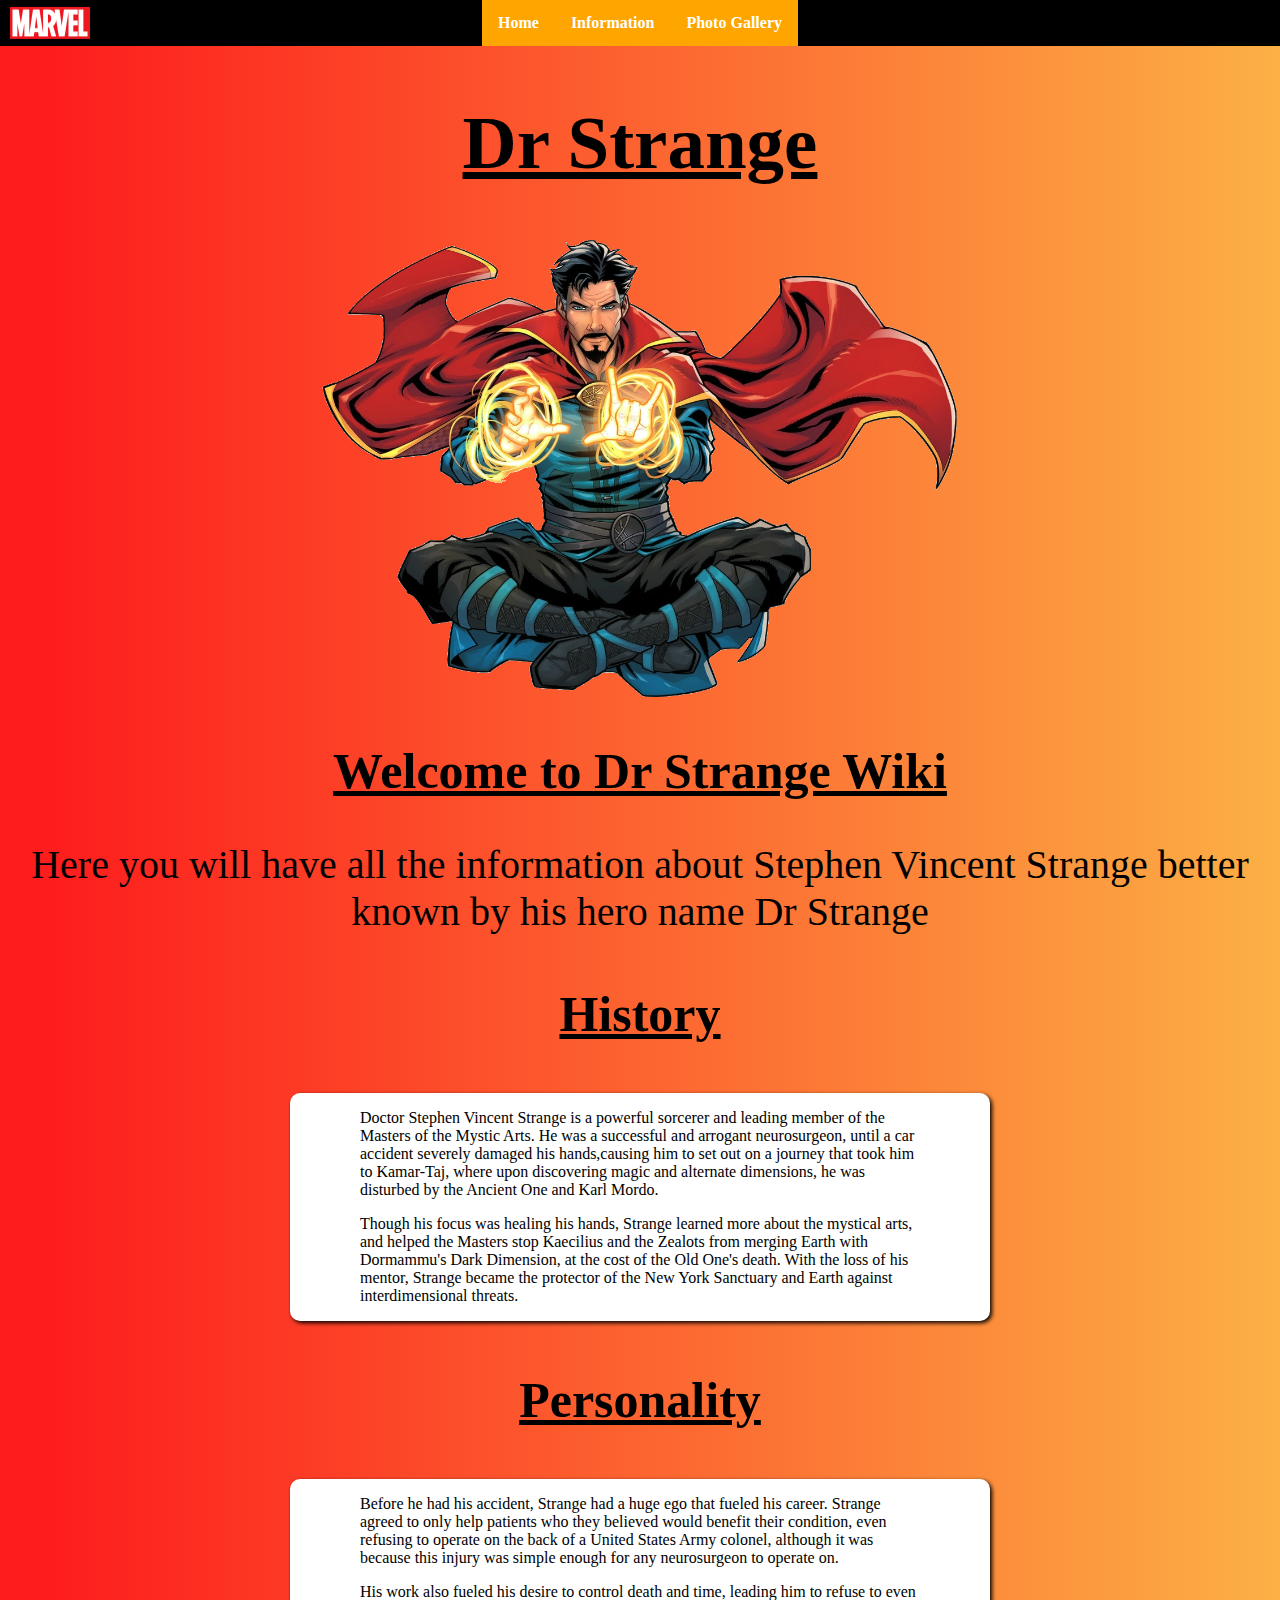
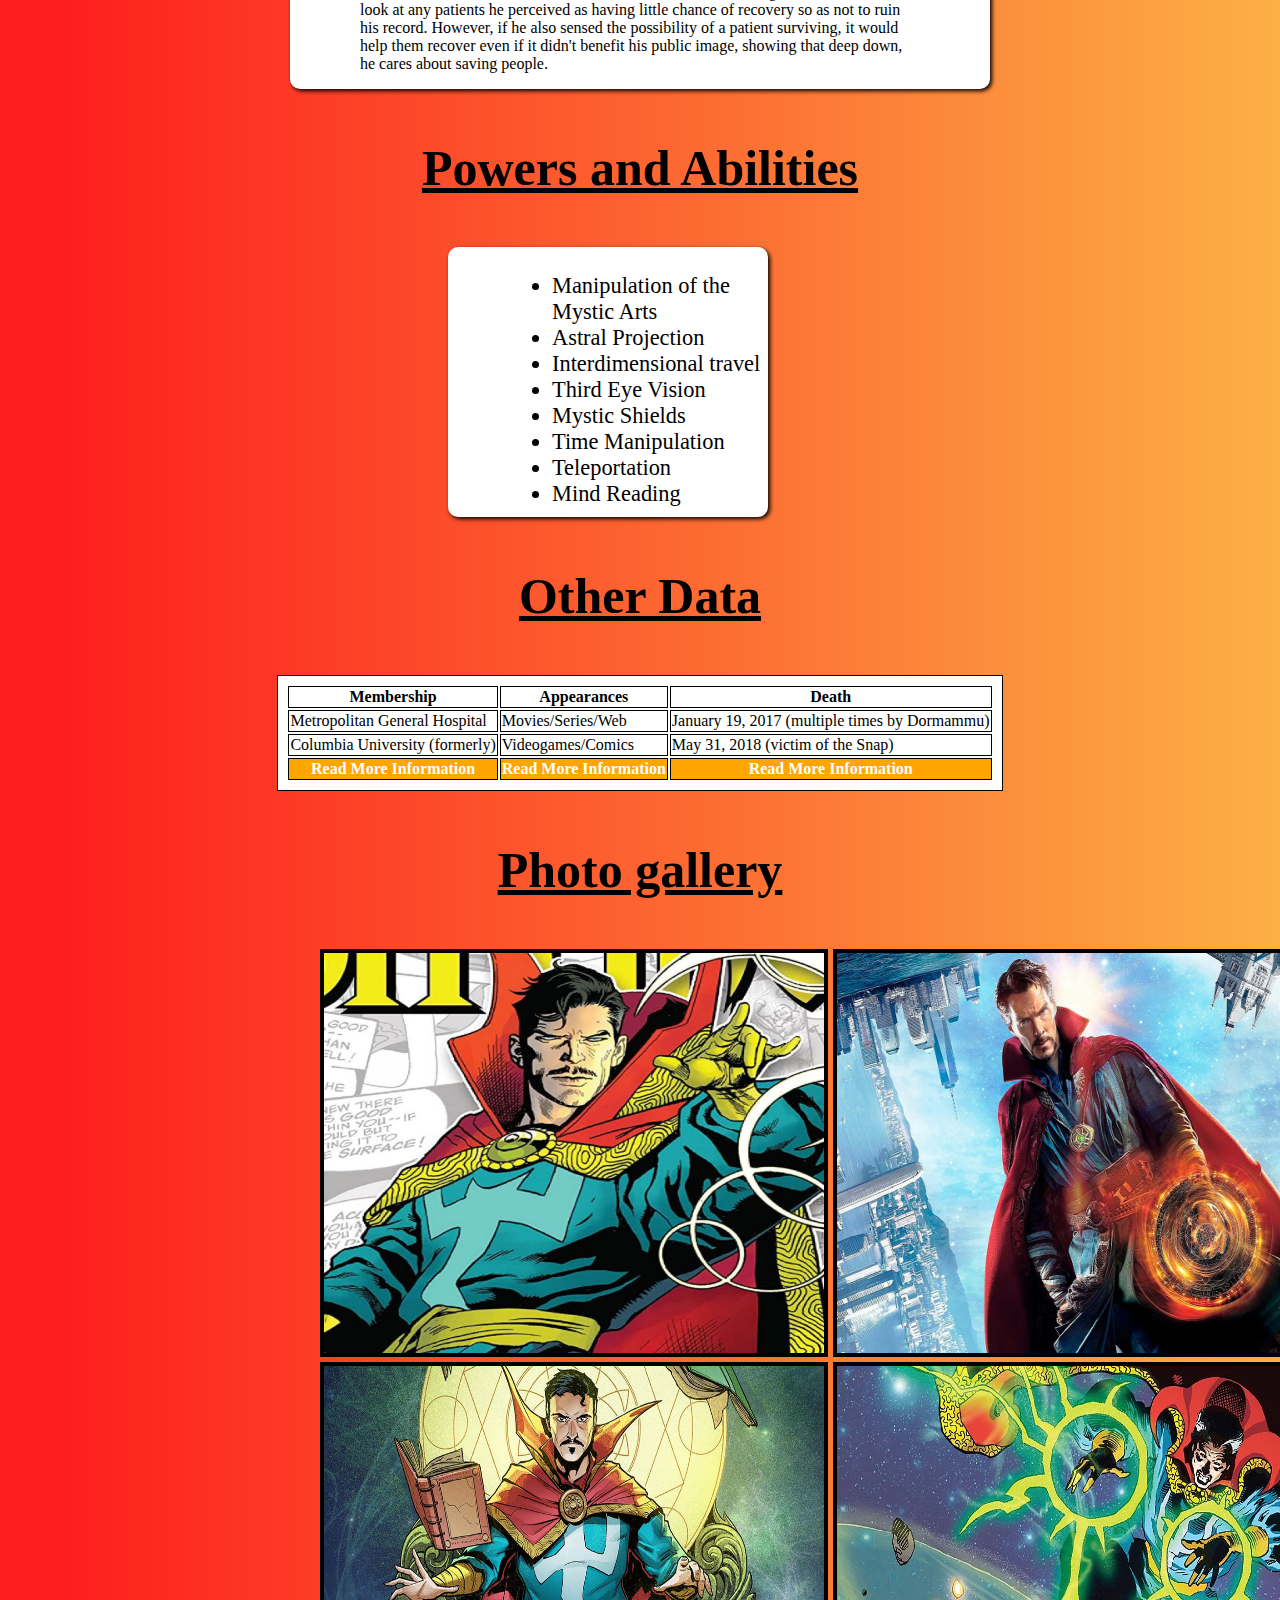
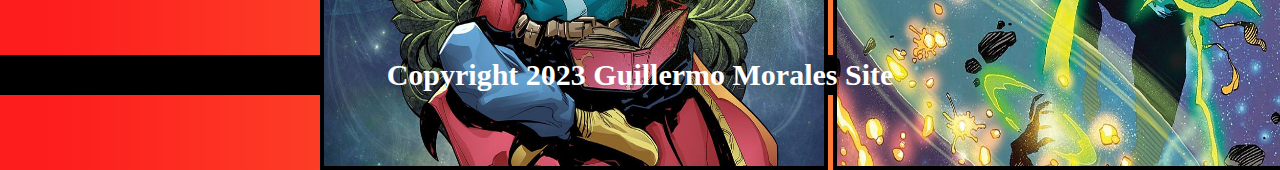
<file: GuillermoMorales/index.html>
<html lang="en">

<head>
    <meta charset="UTF-8">
    <meta http-equiv="X-UA-Compatible" content="IE=edge">
    <meta name="viewport" content="width=device-width, initial-scale=1.0">
    <link rel="stylesheet" href="styles/styles.css">
    <script src="arrayObj.js"></script>
    <title>Dr Strange</title>
</head>

<body>
    <header aria-label="navigation bar with three destinations, home, information, photo gallery">

        <nav class="bannerNav">

            <ul class="navUl">
                <img class="logoMarvel" src="images/marvelLogo.jpg" alt="marvelLogo">
                <li class="navLi"><a class="navLink" href="#home">Home</a></li>
                <li class="navLi"><a class="navLink" href="#information">Information</a></li>
                <li class="navLi"><a class="navLink" href="#gallery">Photo Gallery</a></li>
            </ul>
        </nav>
        <h1 id="home">Dr Strange</h1>
    </header>
    <main>
        <div class="positionImage">
            <img class="imagePresentation" src="./images/drstrangepresentation.webp" alt="Dr Strange frontpage">
        </div>
        <h2>Welcome to Dr Strange Wiki</h2>
        <p class="subtitle">
            Here you will have all the information about Stephen Vincent Strange better known by his hero name Dr
            Strange</p>
        <section aria-label="Information About Dr Strange" id="information">
            <article aria-label="History about Dr Strange">
                <h3>History</h3>
                <div class="textColumns">
                    <p class="text-order">Doctor Stephen Vincent Strange is a powerful sorcerer and leading member of
                        the Masters of the Mystic Arts. He was a successful and arrogant neurosurgeon, until a car
                        accident severely damaged his
                        hands,causing him to set out on a journey that took him to Kamar-Taj, where upon discovering
                        magic and
                        alternate dimensions, he was disturbed by the Ancient One and Karl Mordo.
                    </p>
                    <p class="text-order"> Though his focus was healing
                        his hands, Strange learned more about the mystical arts, and helped the Masters stop Kaecilius
                        and the Zealots from merging Earth with Dormammu's Dark Dimension, at the cost of the Old One's
                        death.
                        With the loss of his mentor, Strange became the protector of the New York Sanctuary and Earth
                        against
                        interdimensional threats.</p>
                </div>
            </article>
            <article aria-label="dr strange personality">
                <h3>Personality</h3>
                <div class="textColumns">
                    <p class="text-order">Before he had his accident, Strange had a huge ego that fueled his career.
                        Strange agreed to only help patients who they believed would benefit their condition, even
                        refusing to operate on the
                        back of a United States Army colonel, although it was because this injury was simple enough for
                        any
                        neurosurgeon to operate on.
                    </p>
                    <p class="text-order">His work also fueled his desire to control death and time, leading him to
                        refuse to even look at
                        any patients he perceived as having little chance of recovery so as not to ruin his record.
                        However,
                        if he also sensed the possibility of a patient surviving, it would help them recover even if it
                        didn't benefit his public image, showing that deep down, he cares about saving people.
                    </p>
                </div>
            </article>
            <article aria-label="Powers and abilities that Dr Strange has">
                <h3>Powers and Abilities</h3>
                <div class="containerPowers">
                    <ul class="PowersList">
                        <li>Manipulation of the Mystic Arts </li>
                        <li>Astral Projection</li>
                        <li>Interdimensional travel</li>
                        <li>Third Eye Vision</li>
                        <li>Mystic Shields</li>
                        <li>Time Manipulation</li>
                        <li>Teleportation</li>
                        <li>Mind Reading</li>
                    </ul>
                </div>
            </article>
            <article aria-label="Other information to take into account about Dr Strange">
                <h3>Other Data</h3>
                <div class="containerTable">
                    <table>
                        <thead>
                            <tr>
                                <th>Membership</th>
                                <th>Appearances</th>
                                <th>Death</th>
                            </tr>
                        </thead>
                        <tbody>
                            <tr>
                                <td>Metropolitan General Hospital</td>
                                <td>Movies/Series/Web</td>
                                <td>January 19, 2017 (multiple times by Dormammu)</td>
                            </tr>
                            <tr>
                                <td>Columbia University (formerly)</td>
                                <td>Videogames/Comics</td>
                                <td>May 31, 2018 (victim of the Snap)</td>
                            </tr>
                        </tbody>
                        <tfoot>
                            <tr>
                                <td><a
                                        href="https://marvelcinematicuniverse.fandom.com/es/wiki/Stephen_Strange#Uni%C3%A9ndose_a_los_Maestros_de_las_Artes_M%C3%ADsticas">Read
                                        More Information</a></td>
                                <td><a
                                        href="https://marvelcinematicuniverse.fandom.com/es/wiki/Stephen_Strange#Apariciones">Read
                                        More Information</a></td>
                                <td><a href="https://marvel.fandom.com/es/wiki/Muerte_de_Doctor_Strange">Read More
                                        Information</a></td>
                            </tr>
                        </tfoot>
                    </table>
                </div>
            </article>
        </section>
        <section aria-label="different images of dr strange" id="gallery">
            <h3>Photo gallery</h3>
            <div class="containerGallery">
                <img class="imageGallery" src="images/GalleryOne.avif" alt="Image Gallery One">
                <img class="imageGallery" src="images/GalleryTwoMovie.jpg" alt="Image Gallery Two">
                <img class="imageGallery" src="images/GalleryTreeComic.jpg" alt="Image Gallery Tree">
                <img class="imageGallery" src="images/PhotoGalleryFourth.jpeg" alt="Image Gallery Fourth">
            </div>
        </section>
    </main>
    <footer aria-label="footer and copyright information">
        <p>Copyright 2023 Guillermo Morales Site</p>
    </footer>
</body>

</html>
</file>
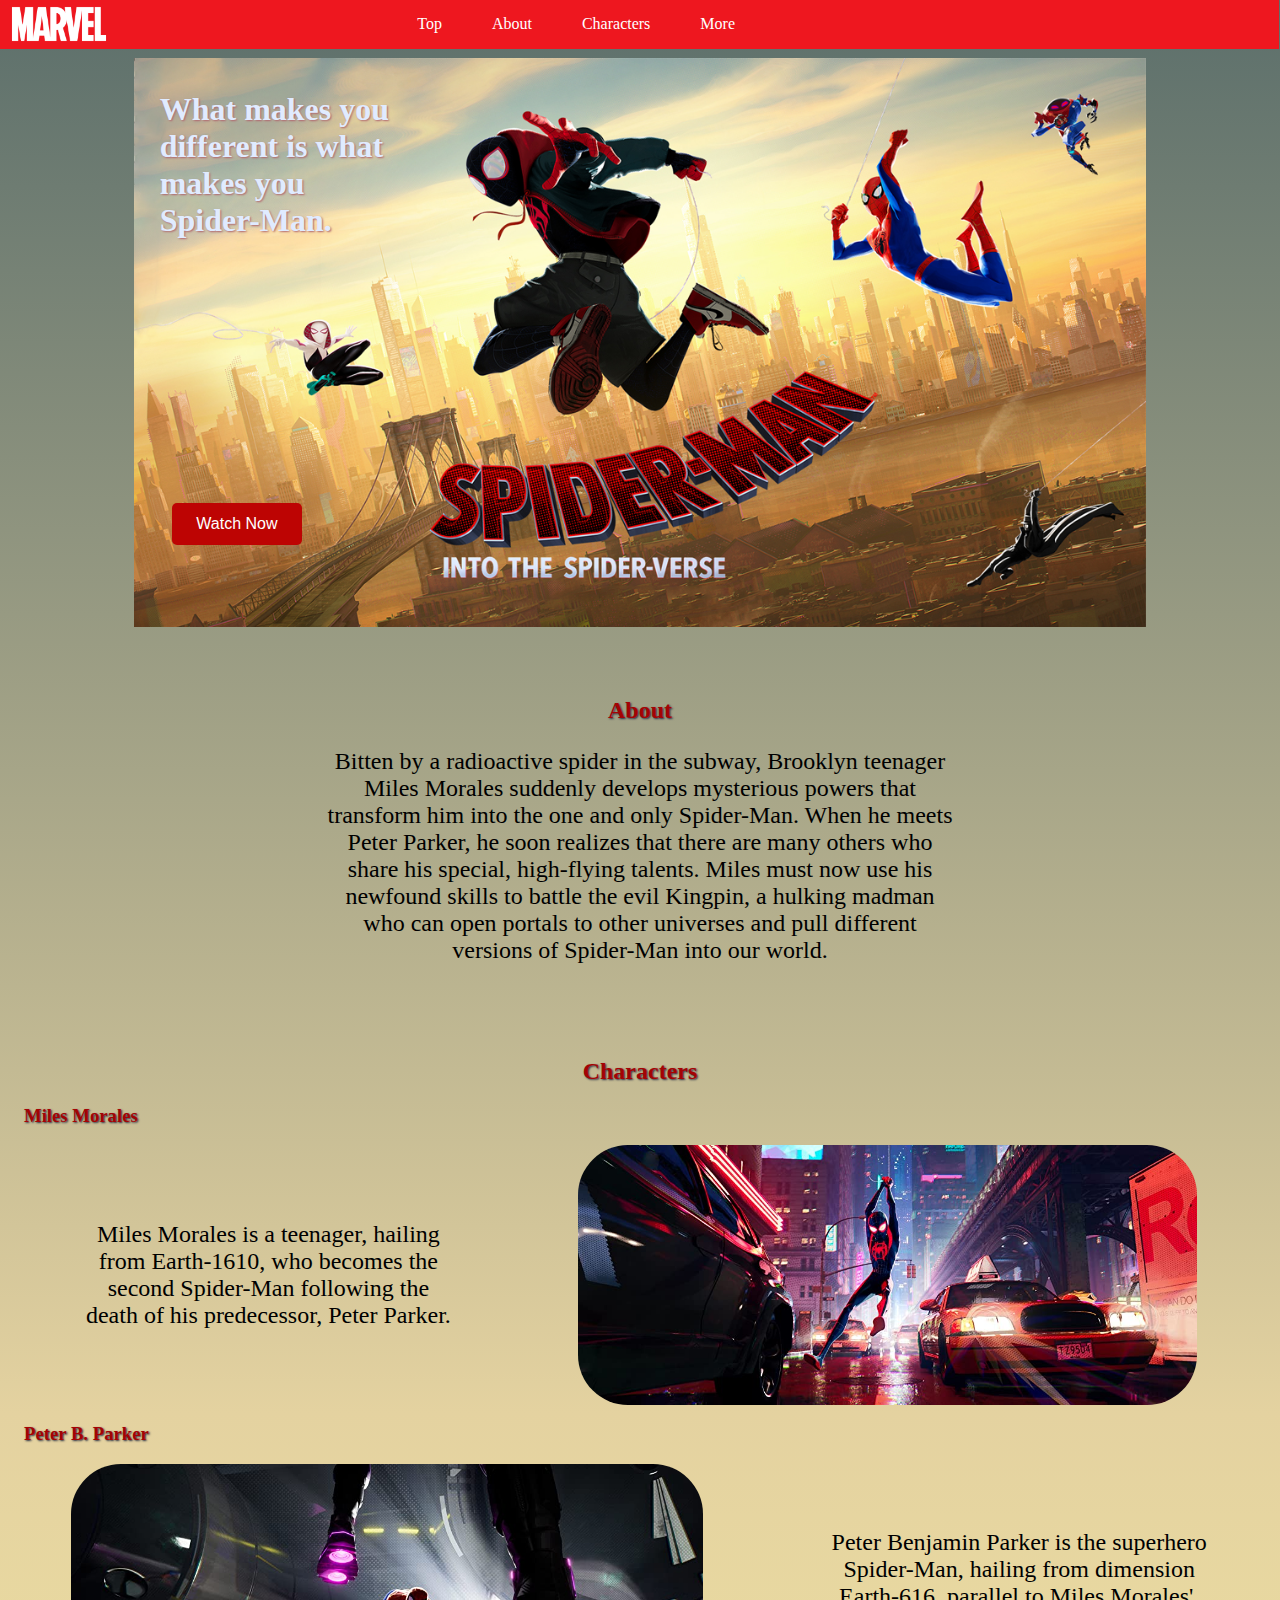
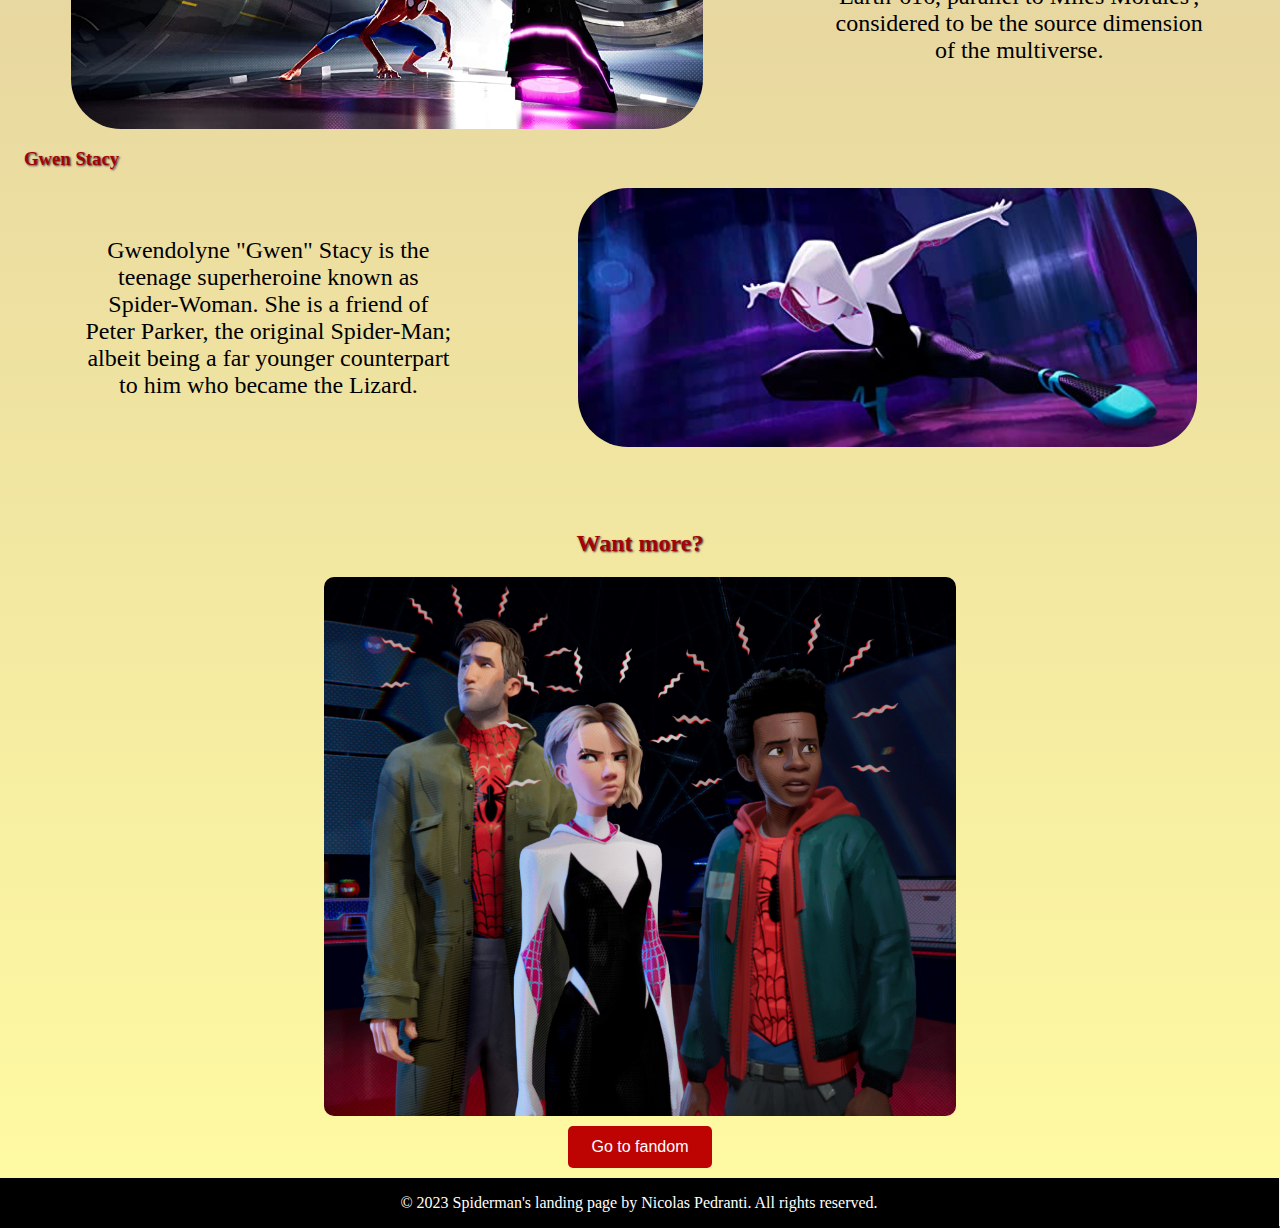
<file: Nicolas Pedranti/HTML/index.html>
<!DOCTYPE html>
<html lang="en">
<head>
    <meta charset="UTF-8">
    <meta http-equiv="X-UA-Compatible" content="IE=edge">
    <meta name="viewport" content="width=device-width, initial-scale=1.0">
    <meta name="description" content="Leniolabs bootcamp: Marvel's landing page">
    <link rel="stylesheet" href="../CSS/styles.css">
    <title>Spiderman's landing page</title>
</head>
<body>
      <header>
        <nav>
          <img class="image-logo" src="../images/logo.png" alt="Marvel logo">
          <ul class="nav-list">
            <li><a href="#">Top</a></li>
            <li><a href="#about">About</a></li>
            <li><a href="#characters">Characters</a></li>
            <li><a href="#more">More</a></li>
          </ul>
        </nav>
      </header>

      <main class="container" role="banner">
        <h1>What makes you different is what makes you Spider-Man.</h1>
        <img src="../images/main.jpg" alt="Banner of the movie: Spiderman into the spiderverse" class="image-main">
        <img src="../images/verse1.jpg" alt="Banner of the movie: Spiderman into the spiderverse" class="image-main-mobile">
        <button class="btn"><a href="https://www.disneyplus.com/es-419/movies/spider-man-un-nuevo-universo/OtXRBHlsLLV9">Watch Now</a></button>
      </main>
    
      <section id="about" aria-label="About Spider-Man into the Spider-verse">
        <h2>About</h2>
        <p>Bitten by a radioactive spider in the subway, Brooklyn teenager Miles Morales suddenly develops mysterious powers that transform him into the one and only Spider-Man. When he meets Peter Parker, he soon realizes that there are many others who share his special, high-flying talents. Miles must now use his newfound skills to battle the evil Kingpin, a hulking madman who can open portals to other universes and pull different versions of Spider-Man into our world.</p>
      </section>

      <section id="characters" aria-label="Characters from the movie">
        <h2>Characters</h2>
        <h3>Miles Morales</h3>
        <div class="box">
          <p>Miles Morales is a teenager, hailing from Earth-1610, who becomes the second Spider-Man following the death of his predecessor, Peter Parker.</p>
          <img src="../images/miles.jpg" alt="Miles Morales as Spider-Man">
        </div>
        <h3>Peter B. Parker</h3>
        <div class="box-reverse">
          <p>Peter Benjamin Parker is the superhero Spider-Man, hailing from dimension Earth-616, parallel to Miles Morales', considered to be the source dimension of the multiverse.</p>
          <img src="../images/peter.jpg" alt="Peter B. Parker as Spider-Man">
        </div>
        <h3>Gwen Stacy</h3>
        <div class="box">
          <p>Gwendolyne "Gwen" Stacy is the teenage superheroine known as Spider-Woman. She is a friend of Peter Parker, the original Spider-Man; albeit being a far younger counterpart to him who became the Lizard.</p>
          <img src="../images/gwen.jpg" alt="Gwendolyne Stacy as Spider-Woman">
        </div>
      </section>

      <aside id="more" aria-label="More info">
        <h2>Want more?</h2>
        <img src="../images/spidersense.jpg" alt="Cast in spidersense">
        <button class="btn"><a href="https://marvel.fandom.com/wiki/Spider-Man:_Into_the_Spider-Verse">Go to fandom</a></button>
      </aside>
    
      <footer>
        <p>&copy; 2023 Spiderman's landing page by Nicolas Pedranti. All rights reserved.</p>
      </footer>
</body>
</html>
</file>
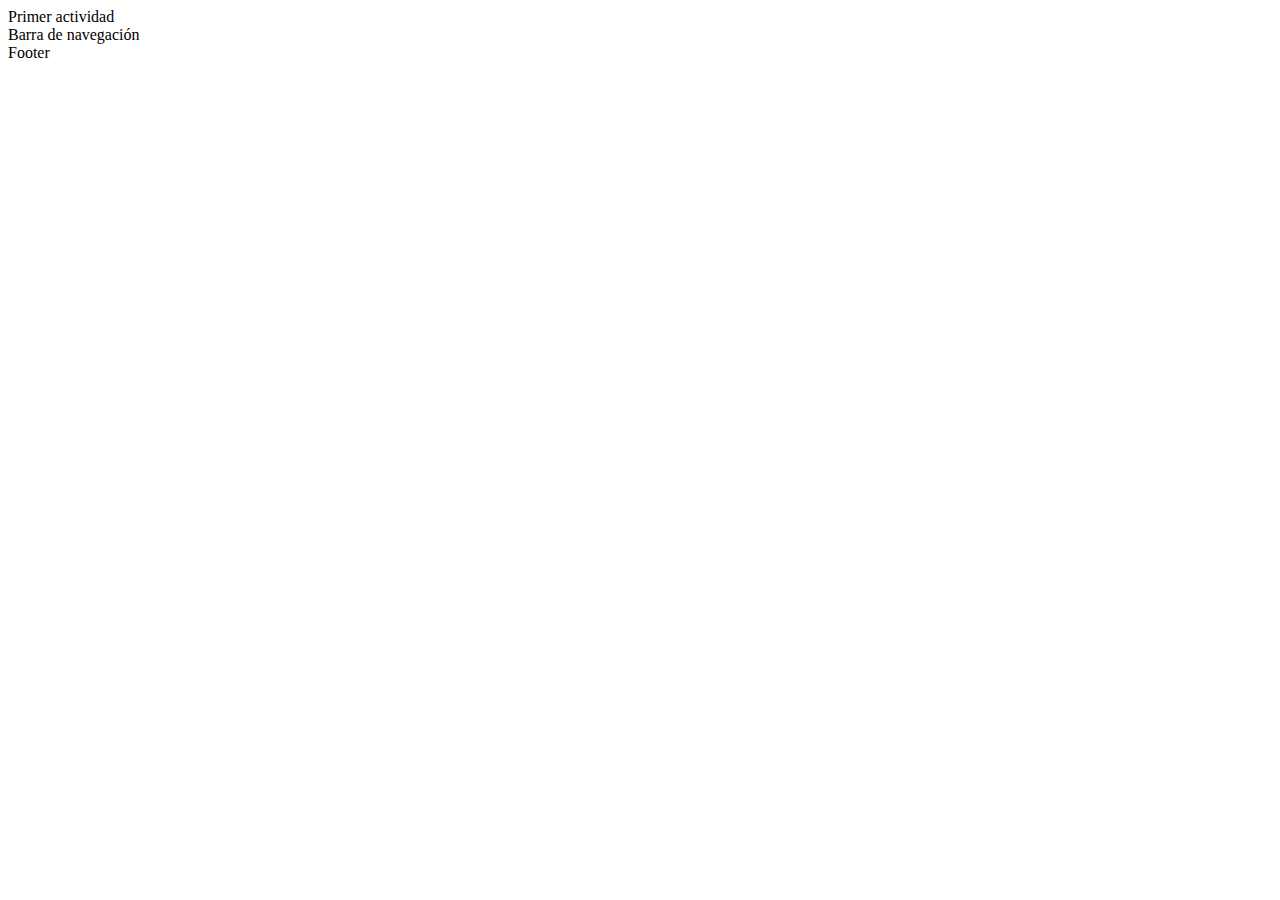
<file: Clara/actividad.html>
<!DOCTYPE html>
<html lang="en-es">
        <head>
                <meta charset="utf-8" />
                <meta name="viewport" content="width=device-width, initial-scale=1.0" />
                <title>Mi primer actividad</title>
                <linl rel="stylesheet" href="styles.css">
        </head>
        <body>
        <header>Primer actividad</header>
        <nav>Barra de navegación</nav>
        
        <footer>Footer</footer>               
</body>

</html>
</file>
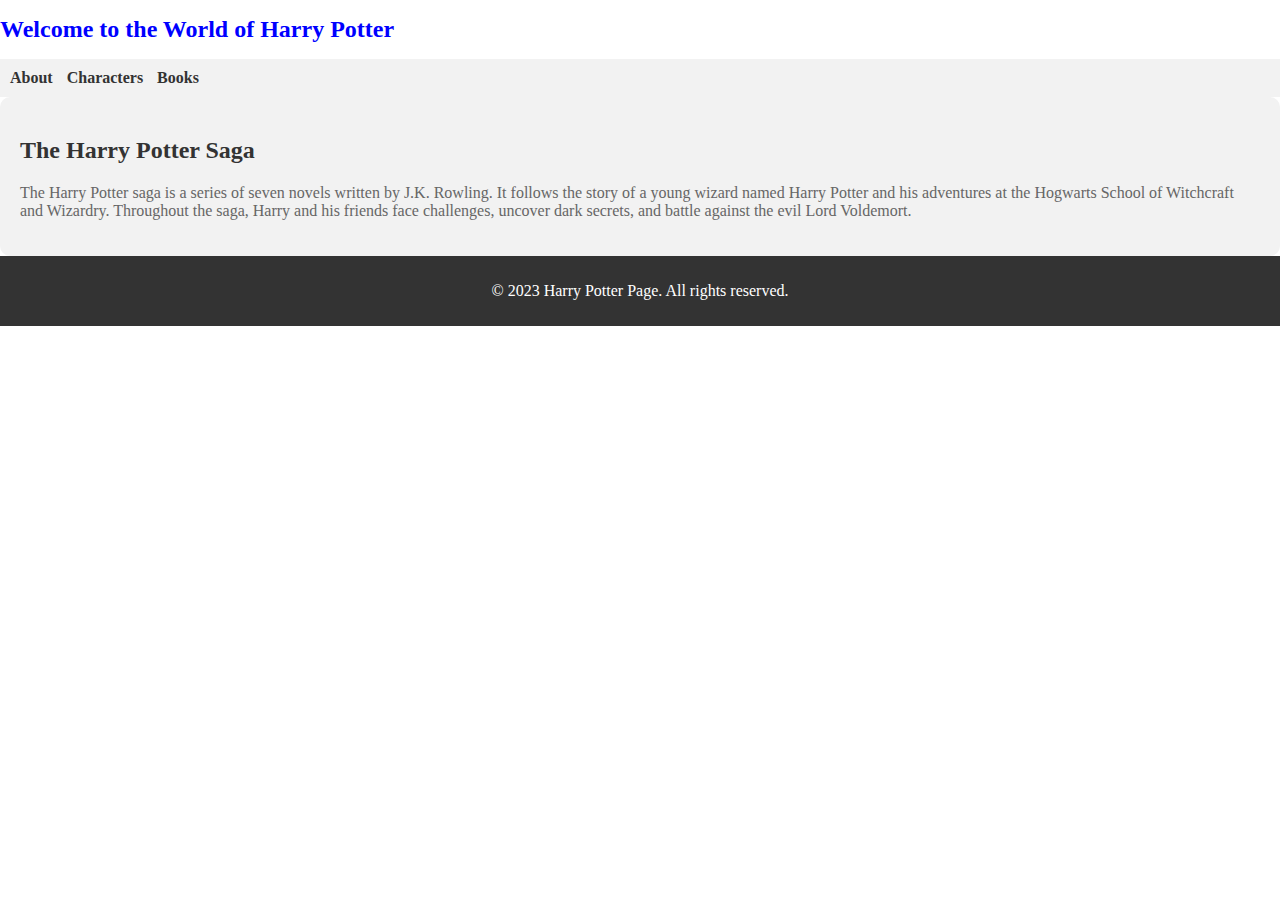
<file: CSS/hp.html>
<!DOCTYPE html>
<html lang="en">
<head>
    <meta charset="UTF-8">
    <meta http-equiv="X-UA-Compatible" content="IE=edge">
    <meta name="viewport" content="width=device-width, initial-scale=1.0">
    <title>CSS</title>
    <link rel="stylesheet" href="styles.css">
    <style>
        nav {
          background-color: #f2f2f2;
          padding: 10px;
        }
    
        nav ul {
          list-style-type: none;
          margin: 0;
          padding: 0;
        }
    
        nav ul li {
          display: inline;
          margin-right: 10px;
        }
    
        nav ul li a {
          text-decoration: none;
          color: #333;
          font-weight: bold;
        }
      </style>    
</head>
<body>
  <header >
    <h1>Welcome to the World of Harry Potter</h1>
    <nav>
      <ul>
        <li><a href="#about">About</a></li>
        <li><a href="#characters">Characters</a></li>
        <li><a href="#books">Books</a></li>
      </ul>
    </nav>
  </header>

  <main class="saga">
    <h2 class="title">The Harry Potter Saga</h2>
    <p class="description">
      The Harry Potter saga is a series of seven novels written by J.K. Rowling.
      It follows the story of a young wizard named Harry Potter and his adventures
      at the Hogwarts School of Witchcraft and Wizardry. Throughout the saga, Harry
      and his friends face challenges, uncover dark secrets, and battle against the
      evil Lord Voldemort.
    </p>
  </main>

  <footer style="background-color: #333; color: #fff; padding: 10px; text-align: center;">
    <p>&copy; 2023 Harry Potter Page. All rights reserved.</p>
</footer>
</body>
</html>
</file>
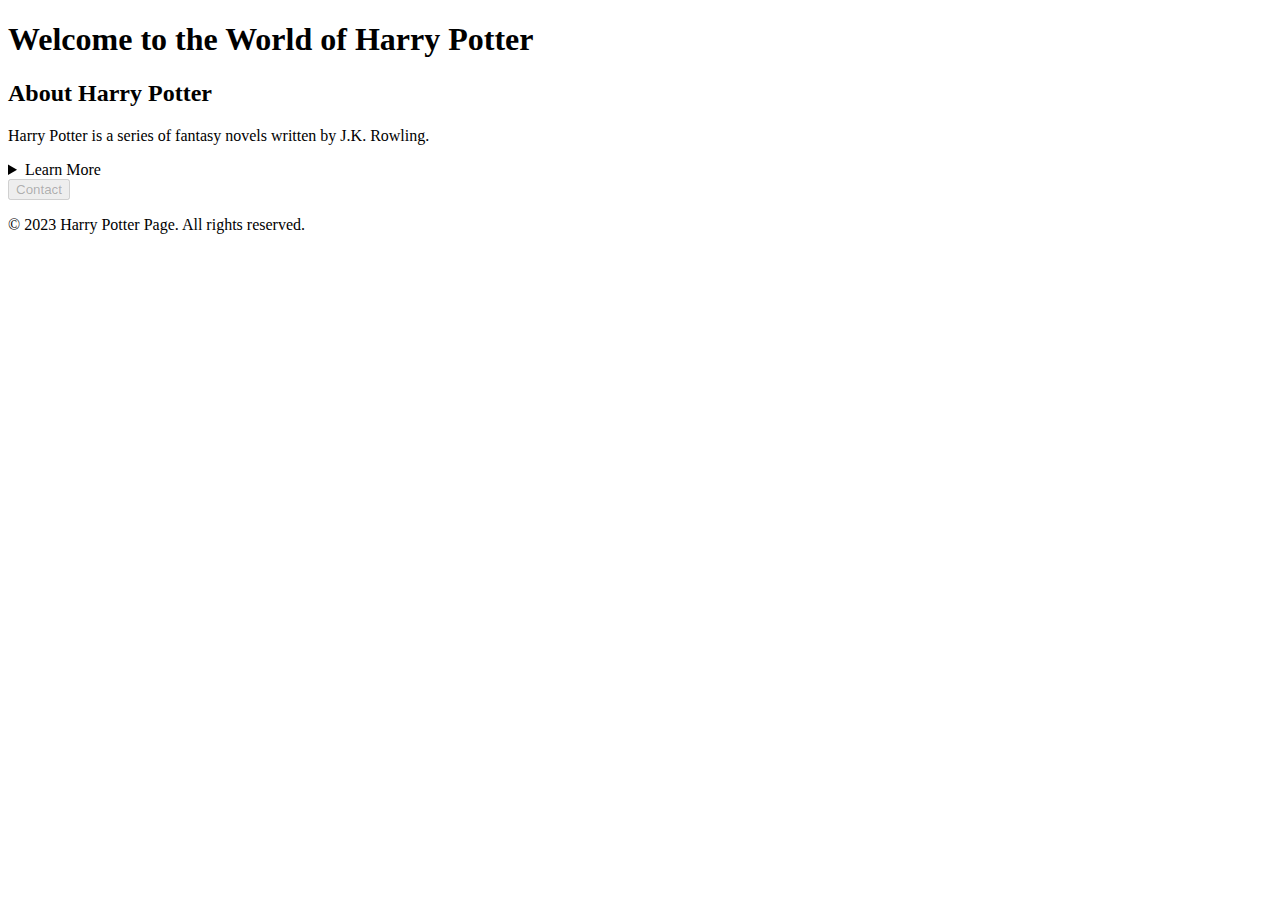
<file: HTML/accessibility.html>
<!DOCTYPE html>
<html lang="en">
<head>
    <meta charset="UTF-8">
    <meta http-equiv="X-UA-Compatible" content="IE=edge">
    <meta name="viewport" content="width=device-width, initial-scale=1.0">
    <title>Accesibility</title>
</head>
<body>
    <h1 role="banner">Welcome to the World of Harry Potter</h1>

    <section id="about" aria-label="About Harry Potter">
        <h2>About Harry Potter</h2>
        <p>Harry Potter is a series of fantasy novels written by J.K. Rowling.</p>
    </section>

    <details>
        <summary aria-expanded="false">Learn More</summary>
        <p>
        The Harry Potter series consists of seven books, each chronicling a year in Harry's life at Hogwarts.
        </p>
    </details>

    <button aria-disabled="true" disabled>Contact</button>

    <footer role="contentinfo">
        <p>&copy; 2023 Harry Potter Page. All rights reserved.</p>
      </footer>
    </body>
</html>
</file>
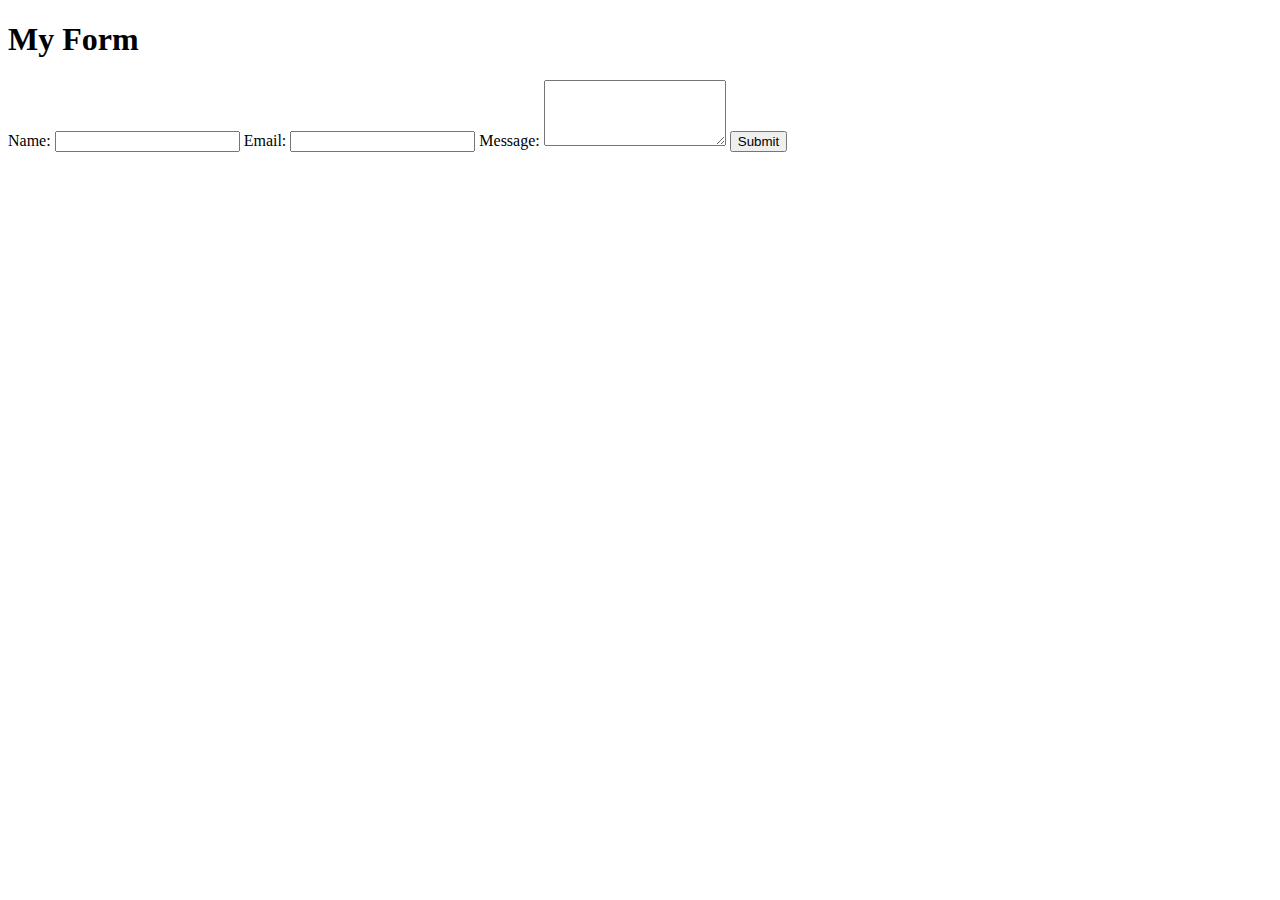
<file: HTML/form.html>
<!DOCTYPE html>
<html lang="en">
<head>
    <meta charset="UTF-8">
    <meta http-equiv="X-UA-Compatible" content="IE=edge">
    <meta name="viewport" content="width=device-width, initial-scale=1.0">
    <title>Document</title>
    <!-- <style>
        form {
          display: flex;
          flex-direction: column;
          width: 50%;
        }
    
        label {
          margin-bottom: 5px;
        }
    
        input, textarea {
          margin-bottom: 10px;
        }
      </style> -->
</head>
<body>
  <h1>My Form</h1>
  <form action="/submit-form" method="POST" enctype="multipart/form-data">
    <label for="name">Name:</label>
    <input type="text" id="name" name="name" required>
    
    <label for="email">Email:</label>
    <input type="email" id="email" name="email" required>
    
    <label for="message">Message:</label>
    <textarea id="message" name="message" rows="4" required></textarea>
    
    <input type="submit" value="Submit">
  </form>
</body>
</html>
</file>
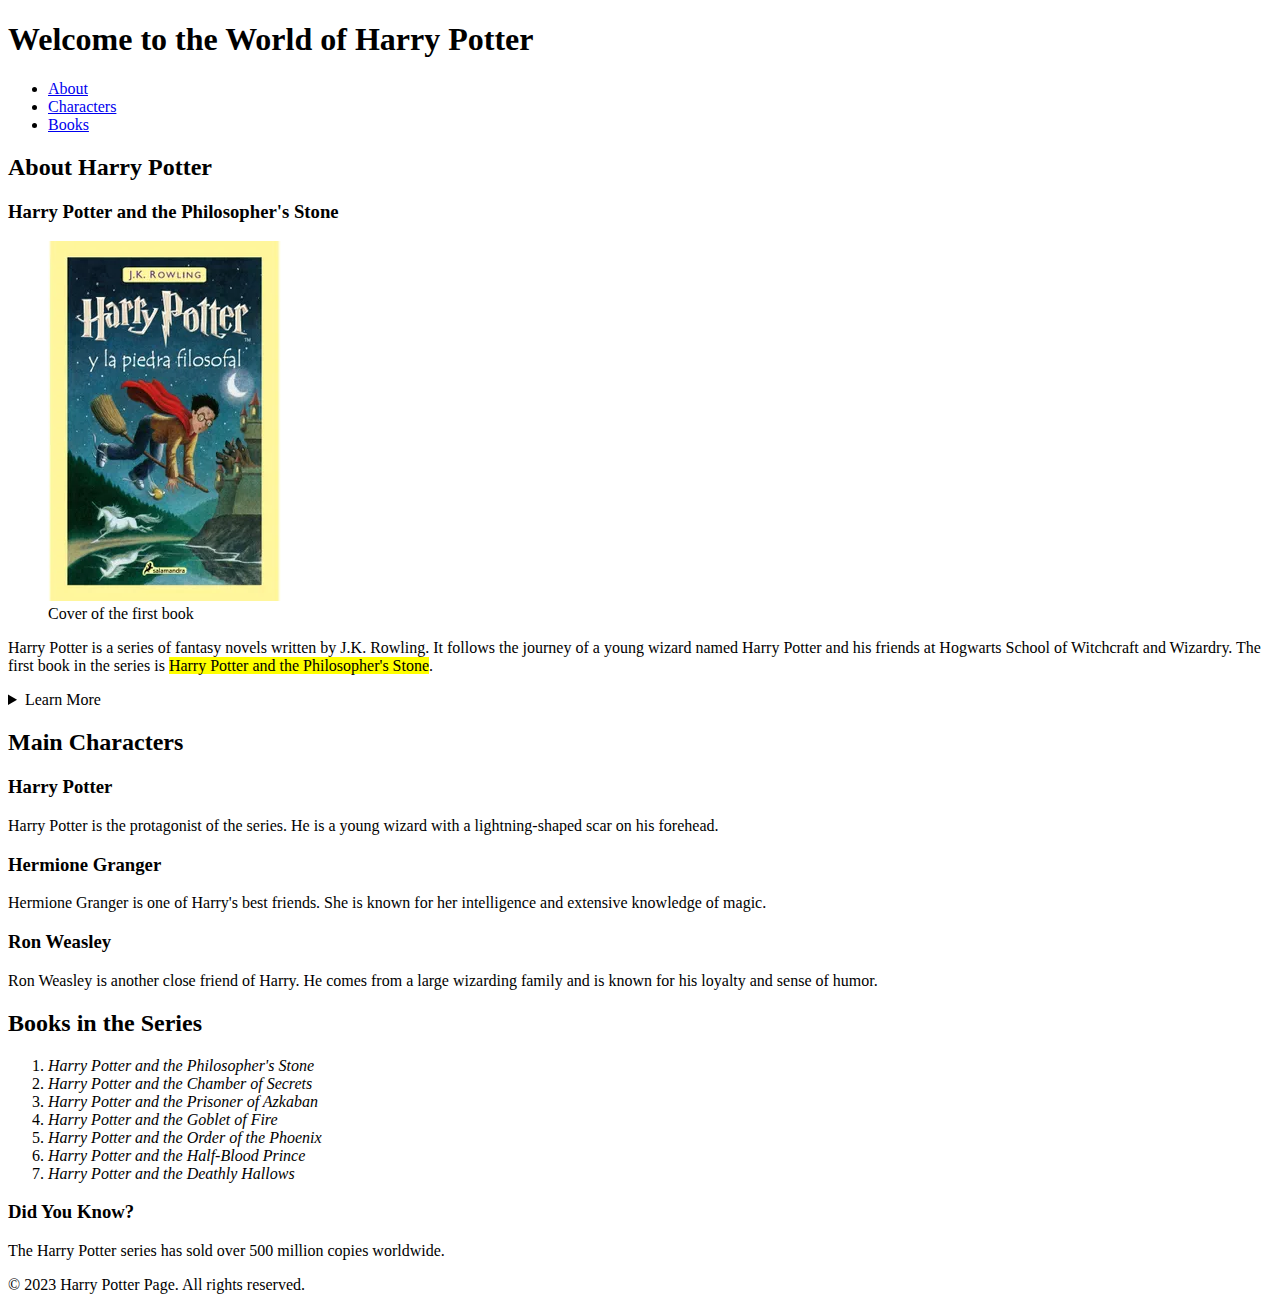
<file: HTML/tags.html>
<!DOCTYPE html>
<html lang="en">
<head>
    <meta charset="UTF-8">
    <meta http-equiv="X-UA-Compatible" content="IE=edge">
    <meta name="viewport" content="width=device-width, initial-scale=1.0">
    <title>Document</title>
</head>
<body>
  <header>
    <h1>Welcome to the World of Harry Potter</h1>
    <nav>
      <ul>
        <li><a href="#about">About</a></li>
        <li><a href="#characters">Characters</a></li>
        <li><a href="#books">Books</a></li>
      </ul>
    </nav>
  </header>

  <main>
    <section id="about">
      <h2>About Harry Potter</h2>
      <article>
        <h3>Harry Potter and the Philosopher's Stone</h3>
        <figure>
          <img src="hp.jpg" alt="Harry Potter and the Philosopher's Stone cover" role="presentation">
          <figcaption>Cover of the first book</figcaption>
        </figure>
        <p>
          Harry Potter is a series of fantasy novels written by J.K. Rowling. It follows the journey of a young wizard named Harry Potter and his friends at Hogwarts School of Witchcraft and Wizardry.
          The first book in the series is <mark>Harry Potter and the Philosopher's Stone</mark>.
        </p>
      </article>
      <details>
        <summary>Learn More</summary>
        <p>
          The Harry Potter series consists of seven books, each chronicling a year in Harry's life at Hogwarts. The books are immensely popular and have been adapted into successful movies.
        </p>
      </details>
    </section>

    <section id="characters">
      <h2>Main Characters</h2>
      <article>
        <h3>Harry Potter</h3>
        <p>Harry Potter is the protagonist of the series. He is a young wizard with a lightning-shaped scar on his forehead.</p>
      </article>
      <article>
        <h3>Hermione Granger</h3>
        <p>Hermione Granger is one of Harry's best friends. She is known for her intelligence and extensive knowledge of magic.</p>
      </article>
      <article>
        <h3>Ron Weasley</h3>
        <p>Ron Weasley is another close friend of Harry. He comes from a large wizarding family and is known for his loyalty and sense of humor.</p>
      </article>
    </section>

    <section id="books">
      <h2>Books in the Series</h2>
      <ol>
        <li><em>Harry Potter and the Philosopher's Stone</em></li>
        <li><em>Harry Potter and the Chamber of Secrets</em></li>
        <li><em>Harry Potter and the Prisoner of Azkaban</em></li>
        <li><em>Harry Potter and the Goblet of Fire</em></li>
        <li><em>Harry Potter and the Order of the Phoenix</em></li>
        <li><em>Harry Potter and the Half-Blood Prince</em></li>
        <li><em>Harry Potter and the Deathly Hallows</em></li>
      </ol>
    </section>
  </main>

  <aside>
    <h3>Did You Know?</h3>
    <p>The Harry Potter series has sold over 500 million copies worldwide.</p>
  </aside>

  <footer>
    <p>&copy; 2023 Harry Potter Page. All rights reserved.</p>
  </footer>
</body>
</html>
</file>
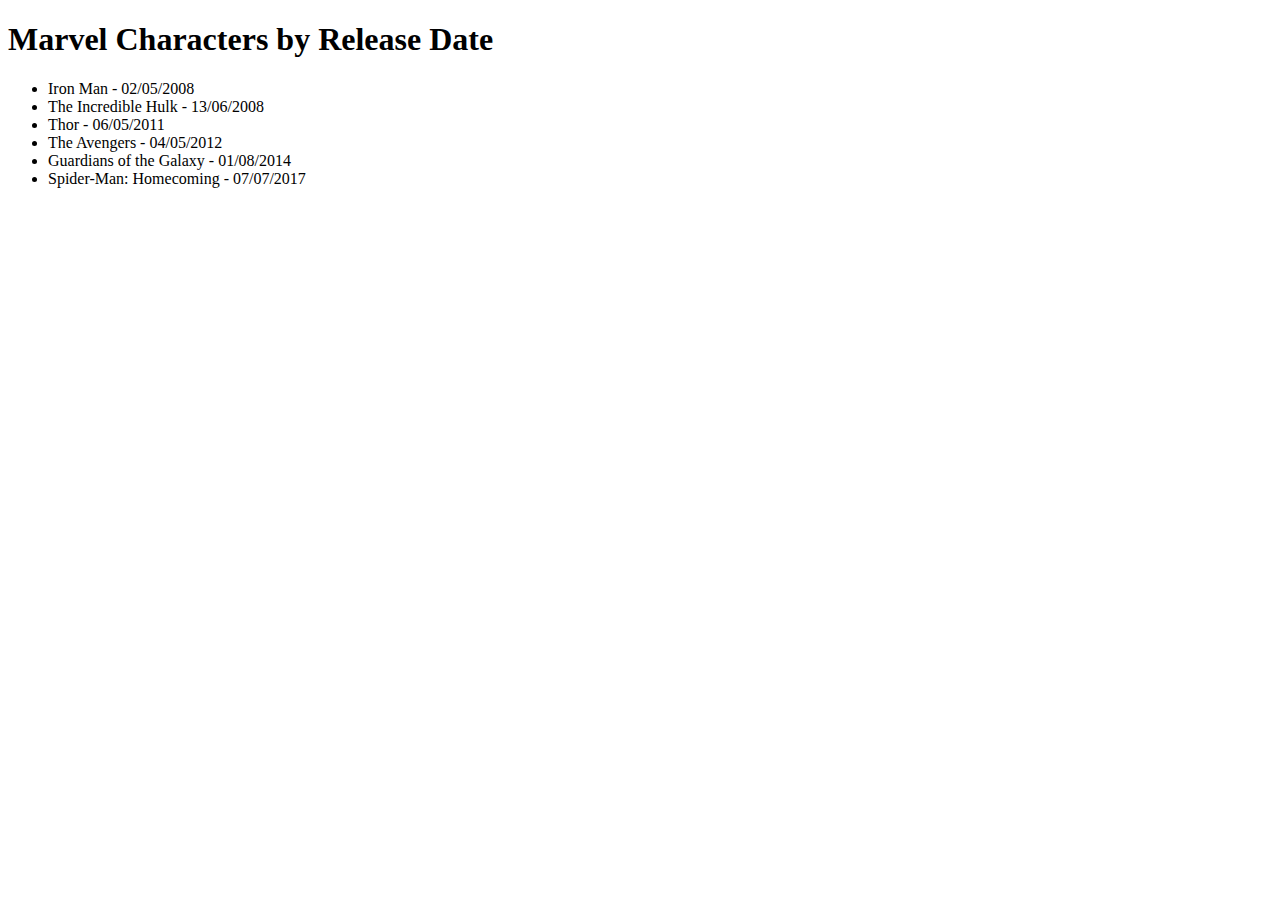
<file: Luciana Godio/javascript/marvel-homework.html>
<!DOCTYPE html>
<html lang="en">

<head>
    <meta charset="UTF-8">
    <meta http-equiv="X-UA-Compatible" content="IE=edge">
    <meta name="viewport" content="width=device-width, initial-scale=1.0">
    <title>Marvel characters</title>
</head>

<body>

    <h1>Marvel Characters by Release Date </h1>
    <ul id="charactersOrder"></ul>
<script src="index.js"></script>
</body>


</html>
</file>
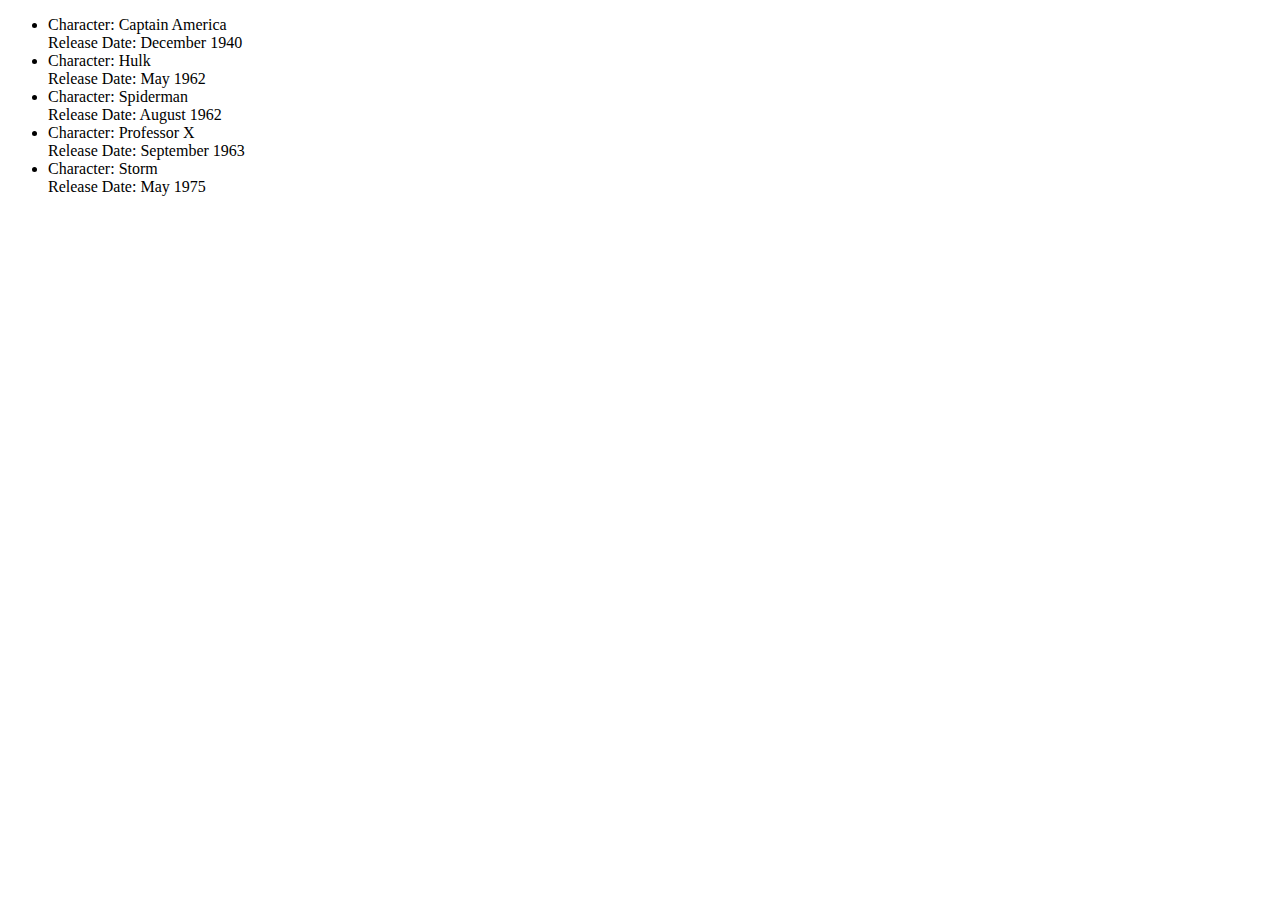
<file: Nicolas Pedranti/HTML/homework.html>
<!DOCTYPE html>
<html lang="en">
<head>
    <meta charset="UTF-8">
    <meta name="viewport" content="width=device-width, initial-scale=1.0">
    <title>Document</title>
</head>
<body>

    <ul id="sortedCharacters"></ul>
    
</body>

<script src="../JS/index.js"></script>
</html>
</file>
<file: GuillermoMorales/styles/styles.css>
body {
  background: rgb(253, 29, 29);
  background: linear-gradient(
    90deg,
    rgba(253, 29, 29, 1) 4%,
    rgba(252, 176, 69, 1) 100%,
    rgba(180, 58, 58, 1) 100%
  );

  background-size: cover;
  margin: 0;
  padding: 0;
  height: 100%;
  width: 100%;
}

h1 {
  text-align: center;
  font-size: 75px;
  padding: 100px;
  text-decoration: underline;
}

nav {
  position: fixed;
  top: 0;
  z-index: 100;
}

nav ul {
  list-style-type: none;
  margin: 0;
  padding: 0;
  overflow: hidden;
  display: flex;
  justify-content: center;
}

nav ul li {
  float: left;
}

nav ul li a {
  display: flex;
  color: white;
  background-color: orange;
  text-align: center;
  padding: 14px 16px;
  text-decoration: none;
}

nav a:hover {
  background-color: red;
}

h2,
h3 {
  text-align: center;
  text-decoration: underline;
  font-size: 50px;
}
table {
  border: 1px solid black;
  padding: 8px;
  background-color: white;
}
th,
td {
  border: 1px solid black;
  margin-top: 10px;
}
tfoot td,
a {
  text-decoration: none;
  font-weight: bold;
  color: white;
  background-color: orange;
  text-align: center;
}
tfoot td:hover,
a:hover {
  background-color: red;
}
footer {
  display: flex;
  justify-content: center;
  align-items: center;
  margin-top: 20%;
  height: 40px;
  background-color: black;
  color: white;
}

footer p {
  font-size: 30px;
  font-weight: bold;
}

/* Header Styles */
.bannerNav {
  background-color: black;
  background-size: 500px;
  background-repeat: repeat-x;
  width: 100%;
  background-size: contain;
  background-repeat: no-repeat;
}

.logoMarvel {
  width: 80px;
  height: auto;
  position: absolute;
  top: 50%;
  left: 10px;
  transform: translateY(-50%);
}

/* Presentation Page Styles */

.subtitle {
  text-align: center;
  font-size: 40px;
}
.imagePresentation {
  margin-top: -100px;
  width: 50%;
}
.positionImage {
  display: flex;
  justify-content: center;
}

/* Information Styles */

.textColumns {
  background-color: white;
  box-shadow: 2px 2px 4px rgba(0, 0, 0, 1);
  border-radius: 10px;
  column-count: 2;
  margin-left: 20%;
  margin-right: 20%;
  column-count: 1;
  margin: 0 auto;
  max-width: 700px;
}
.text-order {
  margin-left: 10%;
  margin-right: 10%;
}
.containerPowers {
  column-count: 1;
  background-color: white;
  box-shadow: 2px 2px 4px rgba(0, 0, 0, 1);
  border-radius: 10px;
  margin-left: 35%;
  margin-right: 40%;

  height: 30%;
}
.PowersList {
  display: inline-block;
  margin-left: 20%;
  margin-top: 8%;
  column-count: 1;
  max-width: 700px;
  font-size: 1.4rem;
}
.containerTable {
  display: flex;
  justify-content: center;
}

/*Photo Gallery Styles*/

.containerGallery {
  display: grid;
  right: 50%;
  grid-template-columns: 1fr 1fr;
  grid-template-rows: 1fr 1fr;
  gap: 5px 5px;
  width: 50%;
  height: 50%;
  margin-left: auto;
  margin-right: auto;
}
.imageGallery {
  width: 500px;
  height: 400px;
  border: 4px solid black;
}

.imageGallery:hover {
  transform: scale(1.2);
  filter: saturate(180%);
}

/* Footer Styles */
@media (max-width: 1200px) {
  /* Styles for devices with a maximum width of 1200px */
  h1 {
    font-size: 3rem;
    padding: 50px 10px;
  }
  nav {
    position: static;
  }

  nav ul {
    flex-wrap: wrap;
    justify-content: center;
  }

  nav ul li {
    flex: none;
    margin: 5px;
  }
  h2 {
    font-size: 1.8rem;
  }
  h3 {
    font-size: 2.5rem;
  }
  footer {
    height: 60px;
  }
  footer p {
    font-size: 1.3rem;
  }

  .logoMarvel {
    display: none;
  }

  .imagePresentation {
    margin-top: -50px;
    width: 80%;
  }

  .subtitle {
    font-size: 30px;
  }

  .textColumns,
  .containerTable {
    margin-left: 10px;
    margin-right: 10px;
  }
  .containerPowers {
    width: 80%;
    margin-left: 30px;
    margin-right: 30px;
  }
  .PowersList {
    margin-left: 30px;
    margin-right: 30px;
    font-size: 1rem;
  }
  .containerGallery {
    margin-left: 40px;
    margin-right: 40px;
  }
  .imageGallery {
    width: 150px;
    height: 100px;
    border: 2px solid black;
  }
}
</file>
<file: Nicolas Pedranti/CSS/styles.css>
html {
    scroll-behavior: smooth;
  }

body {
    background: linear-gradient(to bottom, #5C6F6B, #E4D2A0, #FFFBA2);
}

nav {
    display: flex;
    align-items: center;
    background-color: #ee171f;
    width: 100vw;
    height: 50px;
    margin: -9px 0 0 -9px;
    position: fixed;
    z-index: 1;
}

.nav-list {
    display: flex;
    flex-direction: row;
    justify-content: flex-end;
    width: 45vw;
    list-style-type: none;
}

.nav-list li a {
    padding-left: 50px;
    color: white;
    text-decoration: none;
}

.image-logo {
    width: 100px;
    padding: 10px;
}

.image-main {
    display: block;
    width: 80%;
    height: auto;
    margin-left: auto;
    margin-right: auto;
    padding-top: 50px;
}

.image-main-mobile {
    display: none;
    width: 80%;
    height: auto;
    margin-left: auto;
    margin-right: auto;
    padding-top: 50px;
}

.btn a {
    color: white;
    text-decoration: none;
}

.container {
    position: relative;
}

.container h1 {
    position: absolute;
    width: 20%;
    margin-left: 12%;
    top: 10%;
    color: #e0ebff;
    text-shadow: 1px 1px 2px #b0676f;
}

.container .btn {
    position: absolute;
    top: 80%;
    left: 13%;
    background-color: #bd0403;
    color: white;
    font-size: 16px;
    padding: 12px 24px;
    border: none;
    cursor: pointer;
    border-radius: 5px;
}

.container .btn:hover {
    background-color: black;
}

#about {
    padding-top: 50px;
}

#about p {
    text-align: center;
    width: 50%;
    margin-left: 25%;
    font-size: 1.5rem;
}

#about h2 {
    text-align: center;
    color: #a40304;
    text-shadow: 1px 1px 2px #282e42;
}

#characters {
    padding-top: 50px;
}

#characters p {
    text-align: center;
    font-size: 1.5rem;
}

#characters h2 {
    text-align: center;
    color: #a40304;
    text-shadow: 1px 1px 2px #282e42
}

#characters h3 {
    margin-left: 1rem;
    color: #a40304;
    text-shadow: 1px 1px 2px #282e42
}

.box {
    margin: 1%;
    display: flex;
    flex-direction: row;
    align-items: center;
    justify-content: space-around;
}

.box p {
    width: 30%;
}

.box img {
    width: 50%;
    height: auto;
    border-radius: 50px;
}

.box-reverse {
    display: flex;
    flex-direction: row-reverse;
    align-items: center;
    justify-content: space-around;
}

.box-reverse p {
    width: 30%;
}

.box-reverse img {
    width: 50%;
    height: auto;
    border-radius: 50px;
}

#more {
    display: flex;
    flex-direction: column;
    align-items: center;
    padding-top: 50px;
}

#more h2 {
    color: #a40304;
    text-shadow: 1px 1px 2px #282e42
}

#more img {
    width: 50%;
    height: auto;
    margin-bottom: 10px;
    border-radius: 10px;
}

#more .btn {
    background-color: #bd0403;
    color: white;
    font-size: 16px;
    padding: 12px 24px;
    border: none;
    cursor: pointer;
    border-radius: 5px;
    margin-bottom: 10px;
}

#more .btn:hover {
    background-color: black;
}

footer {
    display: flex;
    flex-direction: row;
    justify-content: center;
    background-color: black;
    width: 100vw;
    margin-left: -9px;
    margin-bottom: -10px;
}

footer p {
    color: white;
}

@media only screen and (max-width: 1200px) {

    h1 { 
       font-size: 1.5em; 
    }

    .container h1 {
        top: 55%;
        left: 57%;
    }

    .image-main {
        display: none;
    }

    .image-main-mobile {
        display: block;
    }

    #about p {
        font-size: 1rem;
    }

    #characters .box {
        flex-direction: column;
    }

    #characters .box-reverse {
        flex-direction: column;
    }

    #characters .box p {
        font-size: 1rem;
    }

    #characters .box-reverse p {
        font-size: 1rem;
    }
}
</file>
<file: CSS/styles.css>
html, body {
  height: 100%;
  margin: 0;
  padding: 0;
}

h1 {
  color: blue;
  font-size: 24px;
}

.saga {
  background-color: #f2f2f2;
  padding: 20px;
  border-radius: 10px;
}

.title {
  color: #333;
  font-size: 24px;
}

.description {
  color: #666;
  font-size: 16px;
  margin-top: 10px;
}
</file>
